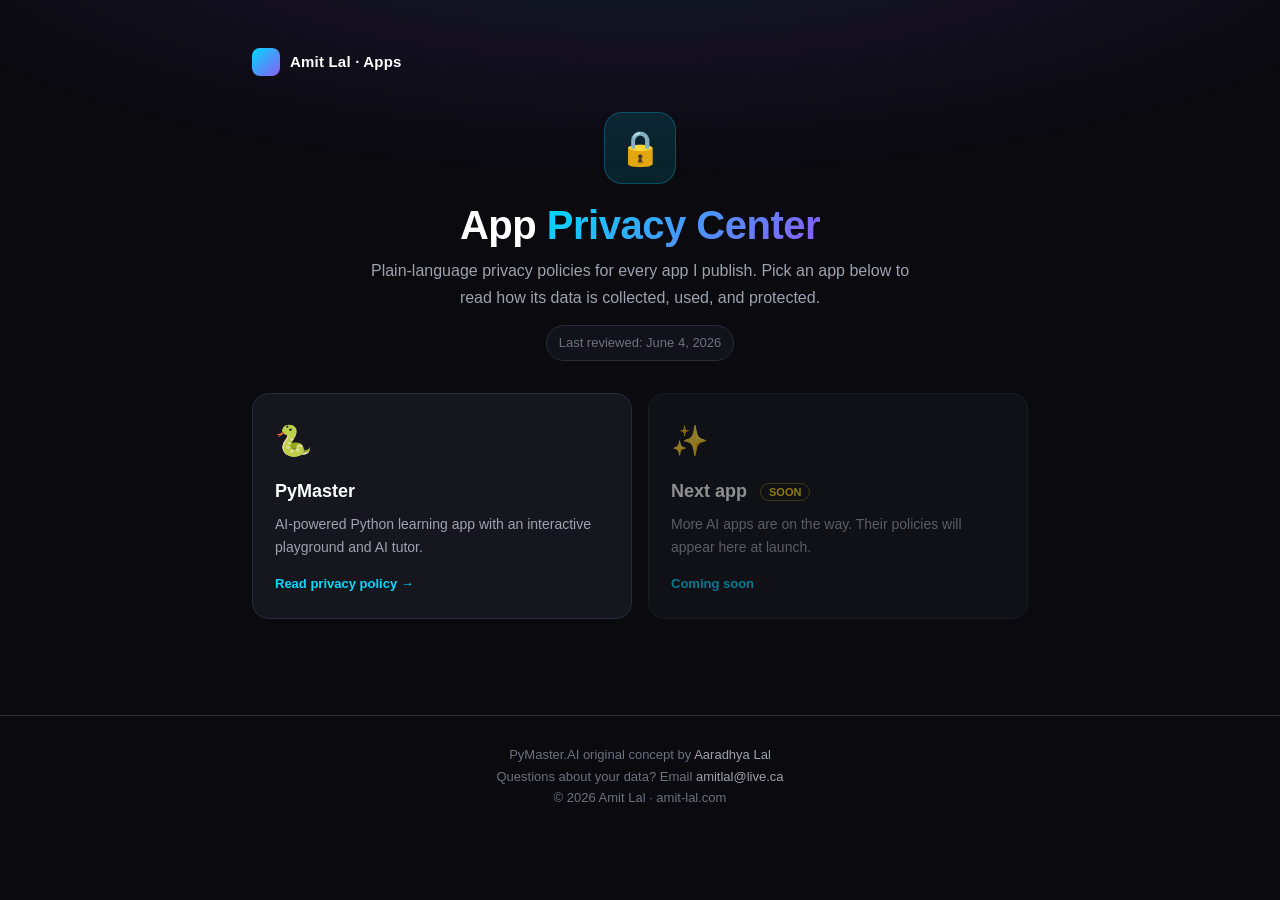
<file: index.html>
<!doctype html>
<html lang="en">
  <head>
    <meta charset="utf-8" />
    <meta name="viewport" content="width=device-width, initial-scale=1" />
    <title>App Privacy Center · Amit Lal</title>
    <meta
      name="description"
      content="Privacy policies for apps published by Amit Lal, including PyMaster — the AI-powered Python learning app."
    />
    <meta name="robots" content="index, follow" />
    <link rel="canonical" href="https://privacy.amit-lal.com/" />
    <link rel="stylesheet" href="/assets/style.css" />
    <link
      rel="icon"
      href="data:image/svg+xml,<svg xmlns='http://www.w3.org/2000/svg' viewBox='0 0 100 100'><defs><linearGradient id='g' x1='0' y1='0' x2='1' y2='1'><stop offset='0' stop-color='%2300d9ff'/><stop offset='1' stop-color='%238b5cf6'/></linearGradient></defs><rect width='100' height='100' rx='24' fill='url(%23g)'/></svg>"
    />
    <meta property="og:title" content="App Privacy Center · Amit Lal" />
    <meta
      property="og:description"
      content="Privacy policies for PyMaster and other apps by Amit Lal."
    />
    <meta property="og:type" content="website" />
  </head>
  <body>
    <main class="wrap">
      <span class="brand"><span class="dot"></span> Amit Lal · Apps</span>

      <div class="hero">
        <div class="icon">🔒</div>
        <h1>App <span class="gradient-text">Privacy Center</span></h1>
        <p class="subtitle">
          Plain-language privacy policies for every app I publish. Pick an app
          below to read how its data is collected, used, and protected.
        </p>
        <span class="updated">Last reviewed: June 4, 2026</span>
      </div>

      <div class="grid">
        <!-- PyMaster (live) -->
        <a class="app-card" href="/pymaster/">
          <div class="emoji">🐍</div>
          <h3>PyMaster</h3>
          <p>AI-powered Python learning app with an interactive playground and AI tutor.</p>
          <span class="go">Read privacy policy →</span>
        </a>

        <!-- Future apps: copy a card, set the folder, remove the "soon" class -->
        <div class="app-card soon">
          <div class="emoji">✨</div>
          <h3>Next app <span class="badge-soon">SOON</span></h3>
          <p>More AI apps are on the way. Their policies will appear here at launch.</p>
          <span class="go">Coming soon</span>
        </div>
      </div>
    </main>

    <footer>
      PyMaster.AI original concept by
      <a href="/pymaster/credits/">Aaradhya Lal</a><br />
      Questions about your data? Email
      <!--email_off--><a href="mailto:amitlal@live.ca">amitlal@live.ca</a><!--/email_off--><br />
      © <span id="y">2026</span> Amit Lal · amit-lal.com
    </footer>
    <script>
      document.getElementById("y").textContent = new Date().getFullYear();
    </script>
  </body>
</html>
</file>
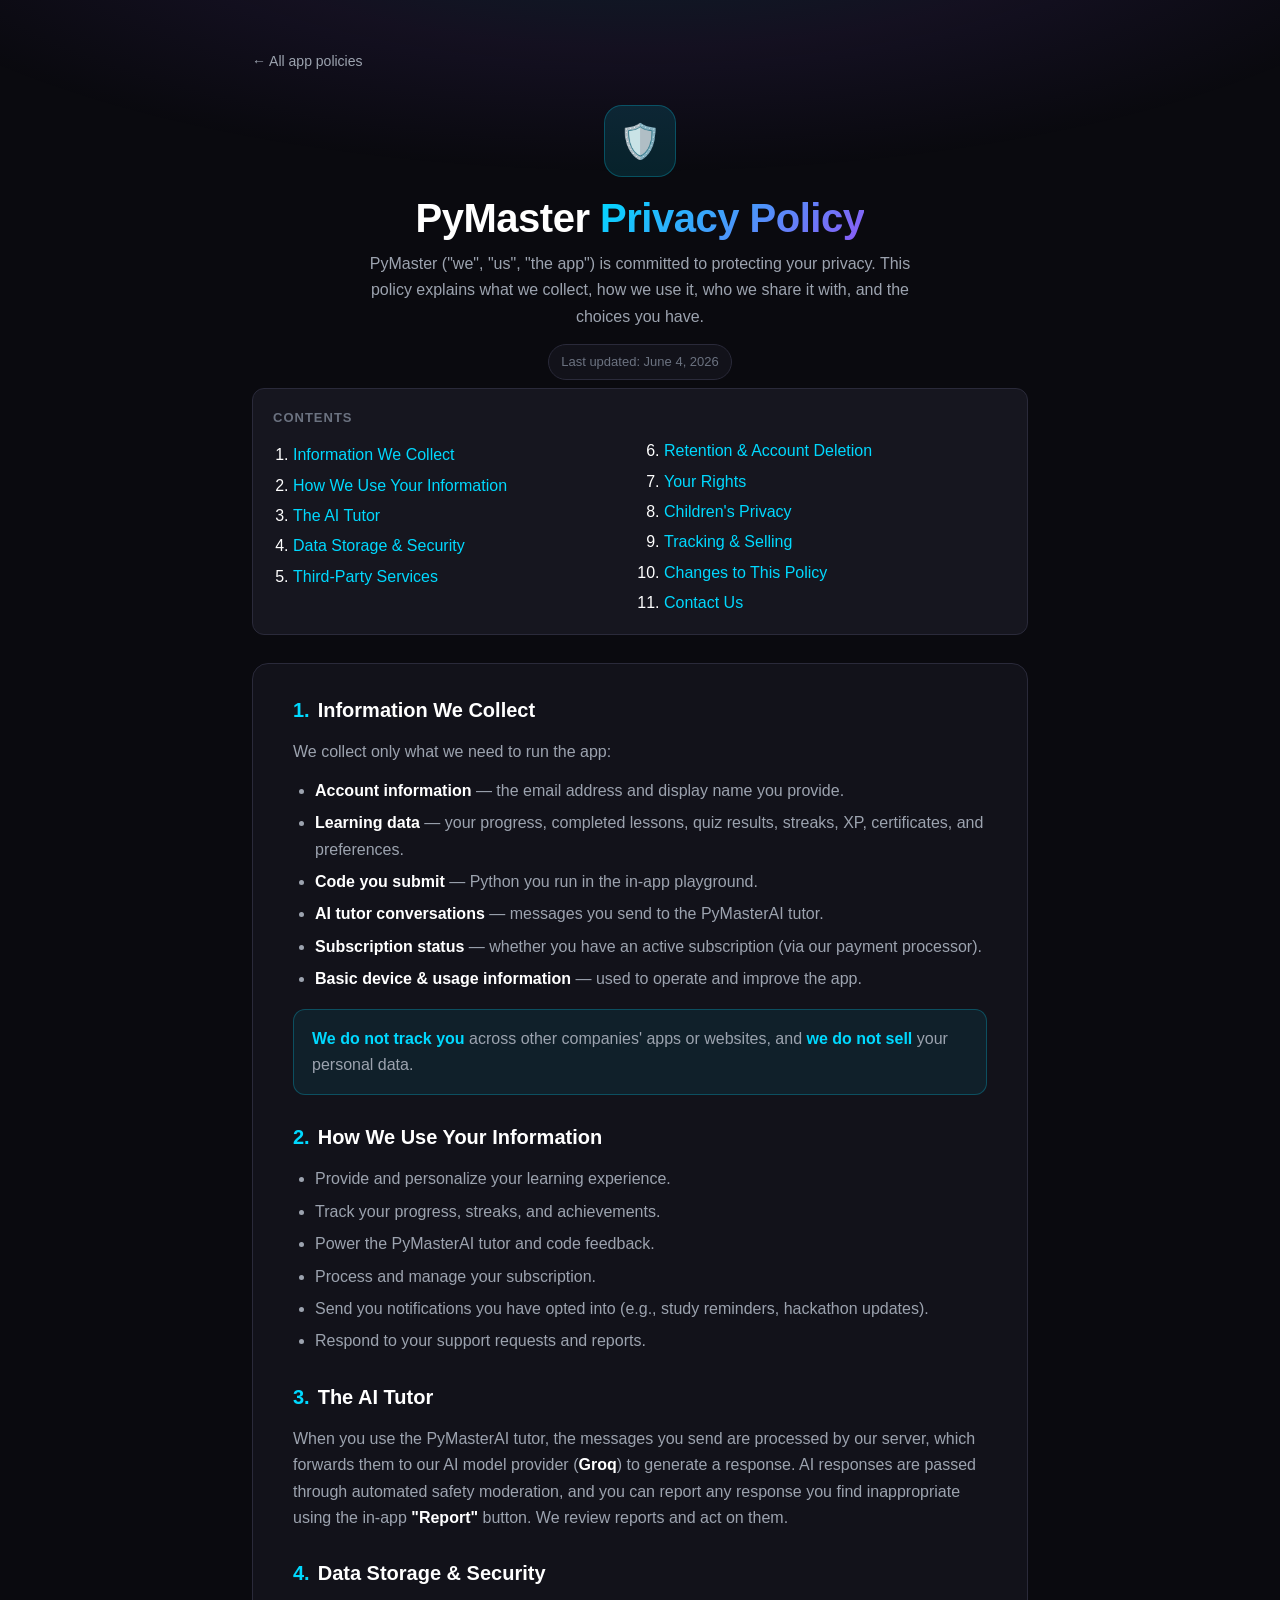
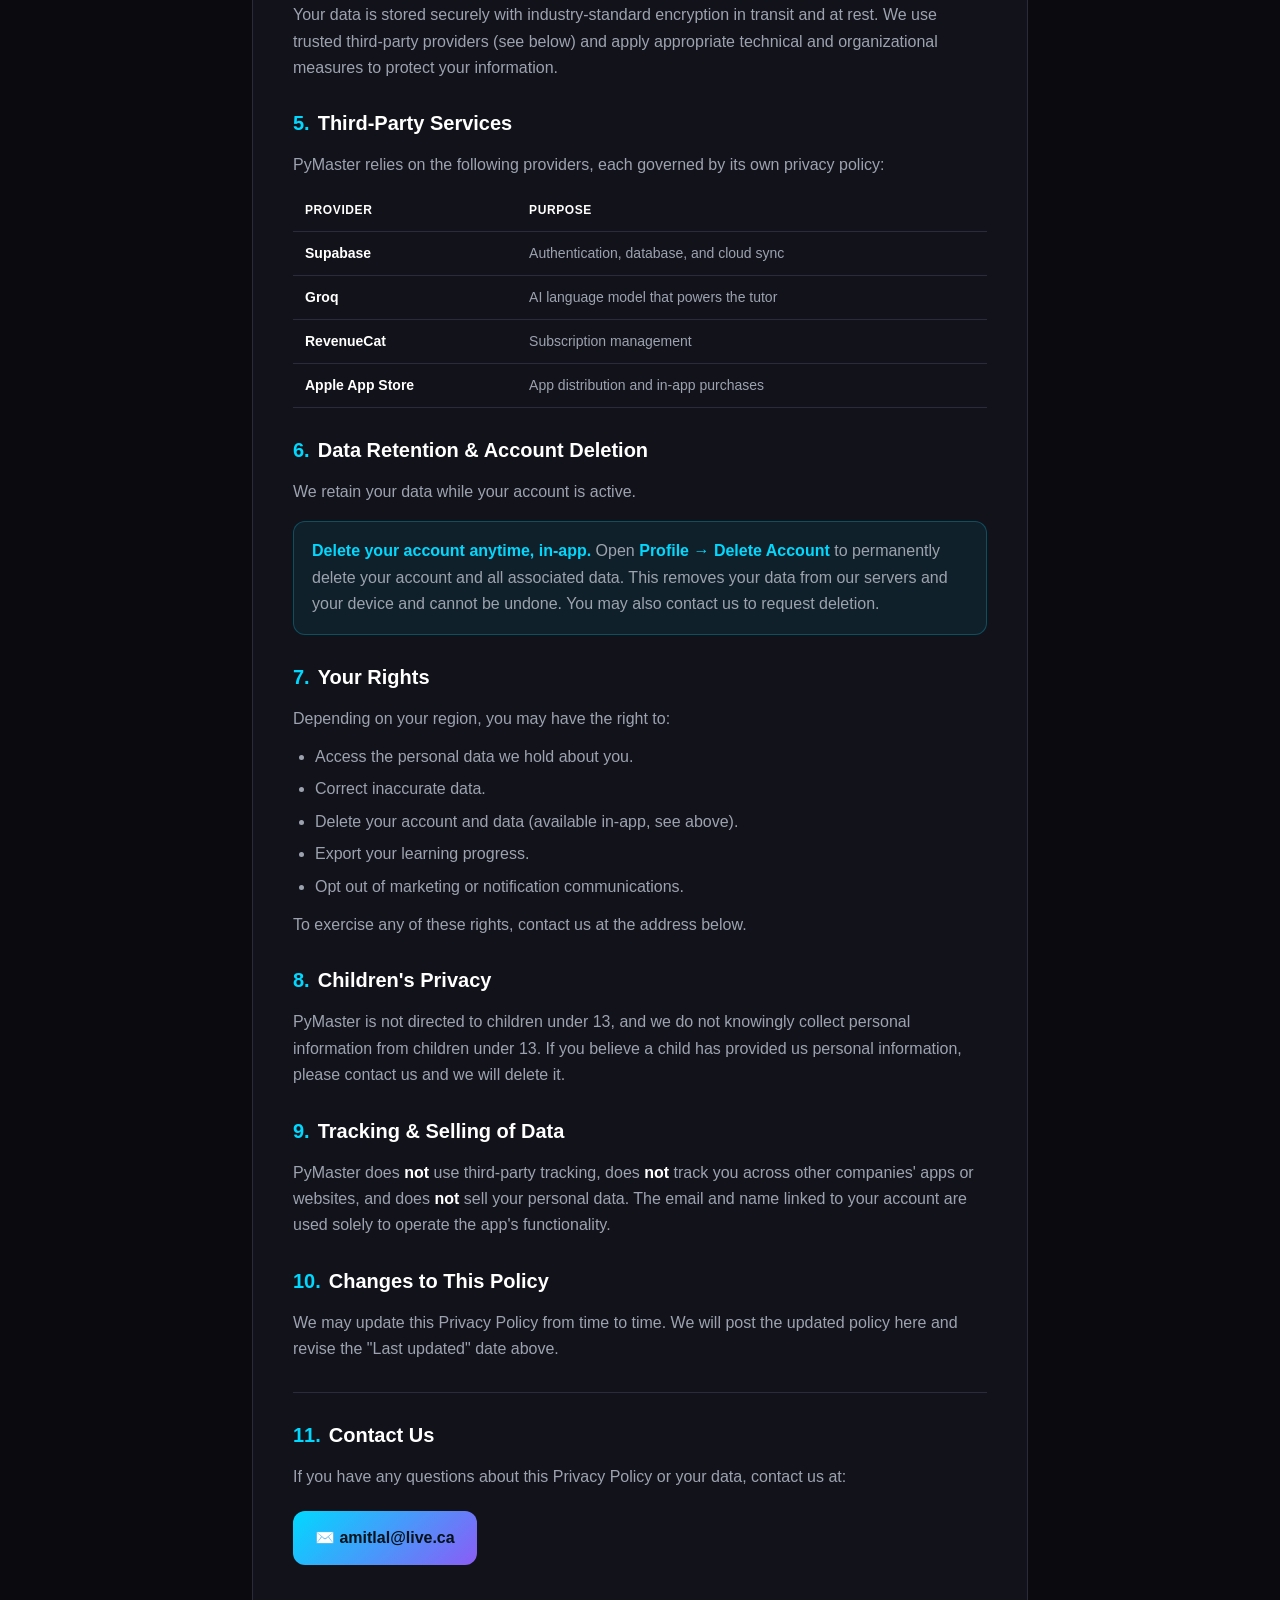
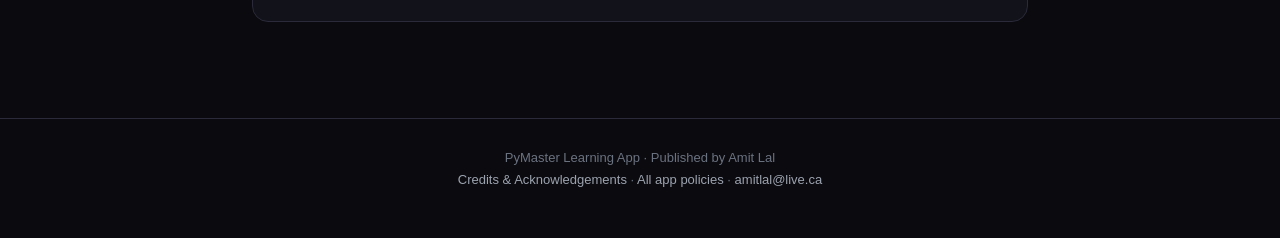
<file: pymaster/index.html>
<!doctype html>
<html lang="en">
  <head>
    <meta charset="utf-8" />
    <meta name="viewport" content="width=device-width, initial-scale=1" />
    <title>PyMaster Privacy Policy</title>
    <meta
      name="description"
      content="Privacy Policy for the PyMaster Learning App — what data we collect, how we use it, the AI tutor, third-party services, and how to delete your account."
    />
    <meta name="robots" content="index, follow" />
    <link rel="canonical" href="https://privacy.amit-lal.com/pymaster/" />
    <link rel="stylesheet" href="/assets/style.css" />
    <link
      rel="icon"
      href="data:image/svg+xml,<svg xmlns='http://www.w3.org/2000/svg' viewBox='0 0 100 100'><defs><linearGradient id='g' x1='0' y1='0' x2='1' y2='1'><stop offset='0' stop-color='%2300d9ff'/><stop offset='1' stop-color='%238b5cf6'/></linearGradient></defs><rect width='100' height='100' rx='24' fill='url(%23g)'/></svg>"
    />
    <meta property="og:title" content="PyMaster Privacy Policy" />
    <meta
      property="og:description"
      content="How the PyMaster Learning App collects, uses, and protects your data."
    />
    <meta property="og:type" content="website" />
  </head>
  <body>
    <main class="wrap">
      <a class="backlink" href="/">← All app policies</a>

      <div class="hero">
        <div class="icon">🛡️</div>
        <h1>PyMaster <span class="gradient-text">Privacy Policy</span></h1>
        <p class="subtitle">
          PyMaster ("we", "us", "the app") is committed to protecting your
          privacy. This policy explains what we collect, how we use it, who we
          share it with, and the choices you have.
        </p>
        <span class="updated">Last updated: June 4, 2026</span>
      </div>

      <nav class="toc" aria-label="Table of contents">
        <h4>Contents</h4>
        <ol>
          <li><a href="#collect">Information We Collect</a></li>
          <li><a href="#use">How We Use Your Information</a></li>
          <li><a href="#ai">The AI Tutor</a></li>
          <li><a href="#security">Data Storage &amp; Security</a></li>
          <li><a href="#third-parties">Third-Party Services</a></li>
          <li><a href="#retention">Retention &amp; Account Deletion</a></li>
          <li><a href="#rights">Your Rights</a></li>
          <li><a href="#children">Children's Privacy</a></li>
          <li><a href="#tracking">Tracking &amp; Selling</a></li>
          <li><a href="#changes">Changes to This Policy</a></li>
          <li><a href="#contact">Contact Us</a></li>
        </ol>
      </nav>

      <article class="doc">
        <section id="collect">
          <h2><span class="num">1.</span>Information We Collect</h2>
          <p>We collect only what we need to run the app:</p>
          <ul>
            <li><strong>Account information</strong> — the email address and display name you provide.</li>
            <li><strong>Learning data</strong> — your progress, completed lessons, quiz results, streaks, XP, certificates, and preferences.</li>
            <li><strong>Code you submit</strong> — Python you run in the in-app playground.</li>
            <li><strong>AI tutor conversations</strong> — messages you send to the PyMasterAI tutor.</li>
            <li><strong>Subscription status</strong> — whether you have an active subscription (via our payment processor).</li>
            <li><strong>Basic device &amp; usage information</strong> — used to operate and improve the app.</li>
          </ul>
          <div class="callout">
            <strong>We do not track you</strong> across other companies' apps or
            websites, and <strong>we do not sell</strong> your personal data.
          </div>
        </section>

        <section id="use">
          <h2><span class="num">2.</span>How We Use Your Information</h2>
          <ul>
            <li>Provide and personalize your learning experience.</li>
            <li>Track your progress, streaks, and achievements.</li>
            <li>Power the PyMasterAI tutor and code feedback.</li>
            <li>Process and manage your subscription.</li>
            <li>Send you notifications you have opted into (e.g., study reminders, hackathon updates).</li>
            <li>Respond to your support requests and reports.</li>
          </ul>
        </section>

        <section id="ai">
          <h2><span class="num">3.</span>The AI Tutor</h2>
          <p>
            When you use the PyMasterAI tutor, the messages you send are
            processed by our server, which forwards them to our AI model
            provider (<strong>Groq</strong>) to generate a response. AI responses
            are passed through automated safety moderation, and you can report
            any response you find inappropriate using the in-app
            <strong>"Report"</strong> button. We review reports and act on them.
          </p>
        </section>

        <section id="security">
          <h2><span class="num">4.</span>Data Storage &amp; Security</h2>
          <p>
            Your data is stored securely with industry-standard encryption in
            transit and at rest. We use trusted third-party providers (see
            below) and apply appropriate technical and organizational measures to
            protect your information.
          </p>
        </section>

        <section id="third-parties">
          <h2><span class="num">5.</span>Third-Party Services</h2>
          <p>
            PyMaster relies on the following providers, each governed by its own
            privacy policy:
          </p>
          <table class="table">
            <thead>
              <tr>
                <th>Provider</th>
                <th>Purpose</th>
              </tr>
            </thead>
            <tbody>
              <tr>
                <td><strong>Supabase</strong></td>
                <td>Authentication, database, and cloud sync</td>
              </tr>
              <tr>
                <td><strong>Groq</strong></td>
                <td>AI language model that powers the tutor</td>
              </tr>
              <tr>
                <td><strong>RevenueCat</strong></td>
                <td>Subscription management</td>
              </tr>
              <tr>
                <td><strong>Apple App Store</strong></td>
                <td>App distribution and in-app purchases</td>
              </tr>
            </tbody>
          </table>
        </section>

        <section id="retention">
          <h2><span class="num">6.</span>Data Retention &amp; Account Deletion</h2>
          <p>We retain your data while your account is active.</p>
          <div class="callout">
            <strong>Delete your account anytime, in-app.</strong> Open
            <strong>Profile → Delete Account</strong> to permanently delete your
            account and all associated data. This removes your data from our
            servers and your device and cannot be undone. You may also contact us
            to request deletion.
          </div>
        </section>

        <section id="rights">
          <h2><span class="num">7.</span>Your Rights</h2>
          <p>Depending on your region, you may have the right to:</p>
          <ul>
            <li>Access the personal data we hold about you.</li>
            <li>Correct inaccurate data.</li>
            <li>Delete your account and data (available in-app, see above).</li>
            <li>Export your learning progress.</li>
            <li>Opt out of marketing or notification communications.</li>
          </ul>
          <p>To exercise any of these rights, contact us at the address below.</p>
        </section>

        <section id="children">
          <h2><span class="num">8.</span>Children's Privacy</h2>
          <p>
            PyMaster is not directed to children under 13, and we do not
            knowingly collect personal information from children under 13. If you
            believe a child has provided us personal information, please contact
            us and we will delete it.
          </p>
        </section>

        <section id="tracking">
          <h2><span class="num">9.</span>Tracking &amp; Selling of Data</h2>
          <p>
            PyMaster does <strong>not</strong> use third-party tracking, does
            <strong>not</strong> track you across other companies' apps or
            websites, and does <strong>not</strong> sell your personal data. The
            email and name linked to your account are used solely to operate the
            app's functionality.
          </p>
        </section>

        <section id="changes">
          <h2><span class="num">10.</span>Changes to This Policy</h2>
          <p>
            We may update this Privacy Policy from time to time. We will post the
            updated policy here and revise the "Last updated" date above.
          </p>
        </section>

        <section id="contact" class="contact">
          <h2><span class="num">11.</span>Contact Us</h2>
          <p>
            If you have any questions about this Privacy Policy or your data,
            contact us at:
          </p>
          <!--email_off--><a class="btn" href="mailto:amitlal@live.ca?subject=Privacy%20Policy%20Inquiry">
            ✉️ amitlal@live.ca
          </a><!--/email_off-->
        </section>
      </article>
    </main>

    <footer>
      PyMaster Learning App · Published by Amit Lal<br />
      <a href="/pymaster/credits/">Credits &amp; Acknowledgements</a> ·
      <a href="/">All app policies</a> ·
      <!--email_off--><a href="mailto:amitlal@live.ca">amitlal@live.ca</a><!--/email_off-->
    </footer>
  </body>
</html>
</file>
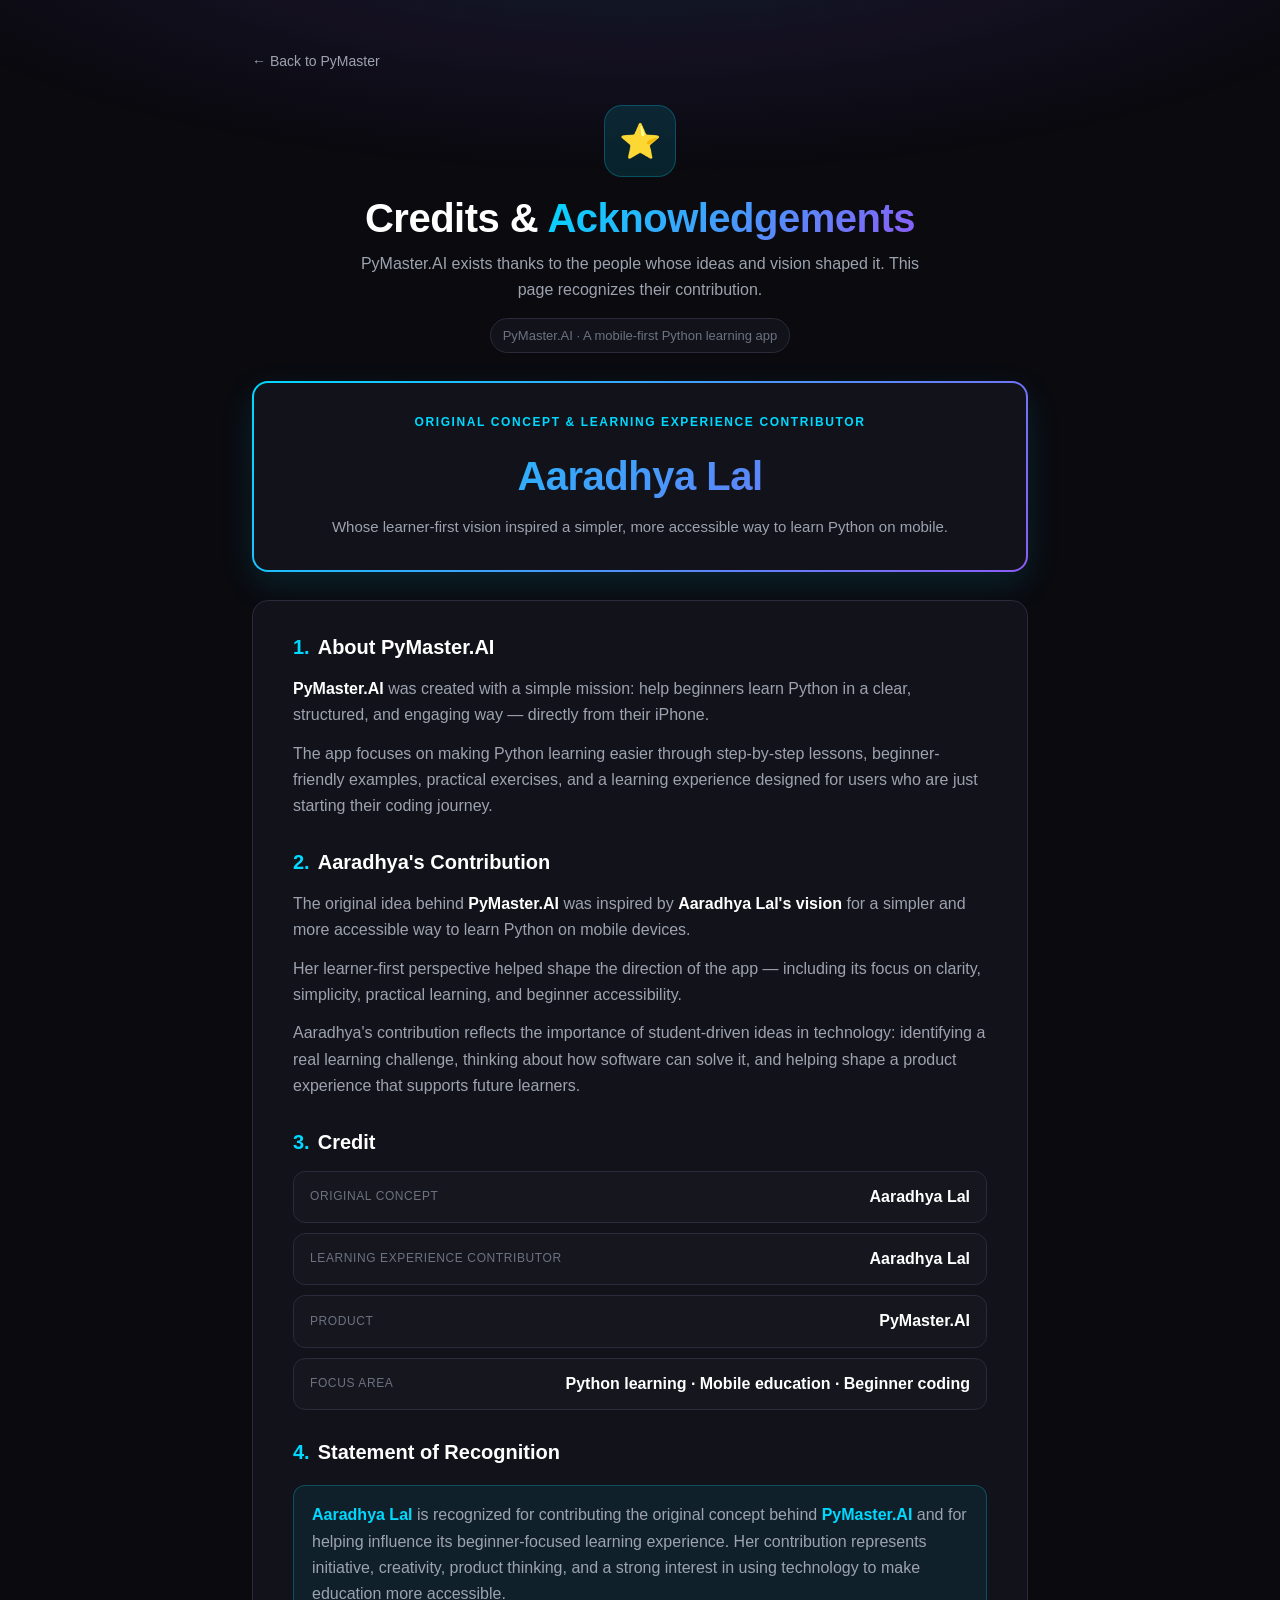
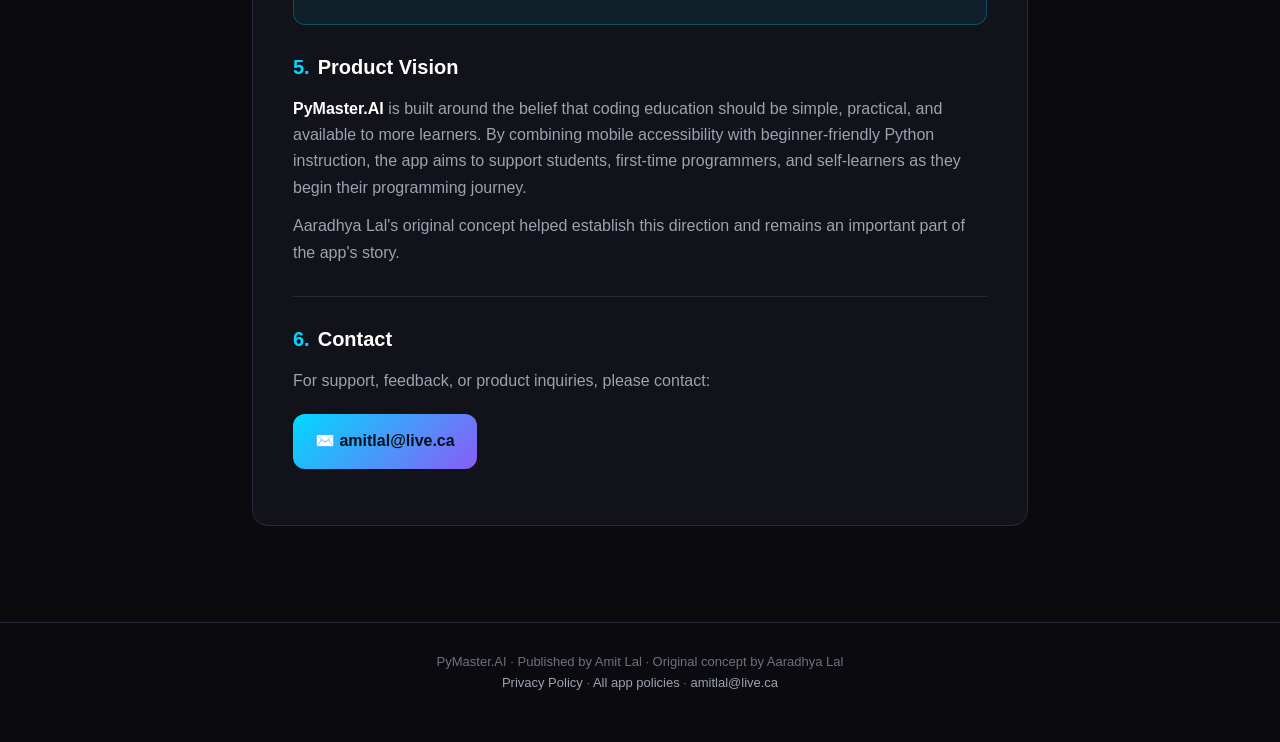
<file: pymaster/credits/index.html>
<!doctype html>
<html lang="en">
  <head>
    <meta charset="utf-8" />
    <meta name="viewport" content="width=device-width, initial-scale=1" />
    <title>Credits & Acknowledgements · PyMaster.AI</title>
    <meta
      name="description"
      content="Credits and acknowledgements for PyMaster.AI. Aaradhya Lal is recognized as the Original Concept and Learning Experience Contributor."
    />
    <meta name="robots" content="index, follow" />
    <link rel="canonical" href="https://privacy.amit-lal.com/pymaster/credits/" />
    <link rel="stylesheet" href="/assets/style.css" />
    <link
      rel="icon"
      href="data:image/svg+xml,<svg xmlns='http://www.w3.org/2000/svg' viewBox='0 0 100 100'><defs><linearGradient id='g' x1='0' y1='0' x2='1' y2='1'><stop offset='0' stop-color='%2300d9ff'/><stop offset='1' stop-color='%238b5cf6'/></linearGradient></defs><rect width='100' height='100' rx='24' fill='url(%23g)'/></svg>"
    />
    <meta property="og:title" content="Credits & Acknowledgements · PyMaster.AI" />
    <meta
      property="og:description"
      content="Aaradhya Lal — Original Concept and Learning Experience Contributor for PyMaster.AI."
    />
    <meta property="og:type" content="website" />
  </head>
  <body>
    <main class="wrap">
      <a class="backlink" href="/pymaster/">← Back to PyMaster</a>

      <div class="hero">
        <div class="icon">⭐</div>
        <h1>Credits &amp; <span class="gradient-text">Acknowledgements</span></h1>
        <p class="subtitle">
          PyMaster.AI exists thanks to the people whose ideas and vision shaped
          it. This page recognizes their contribution.
        </p>
        <span class="updated">PyMaster.AI · A mobile-first Python learning app</span>
      </div>

      <!-- Feature credit -->
      <div class="credit-feature">
        <div class="inner">
          <div class="role">Original Concept &amp; Learning Experience Contributor</div>
          <div class="name gradient-text">Aaradhya Lal</div>
          <p class="who">
            Whose learner-first vision inspired a simpler, more accessible way to
            learn Python on mobile.
          </p>
        </div>
      </div>

      <article class="doc">
        <section>
          <h2><span class="num">1.</span>About PyMaster.AI</h2>
          <p>
            <strong>PyMaster.AI</strong> was created with a simple mission: help
            beginners learn Python in a clear, structured, and engaging way —
            directly from their iPhone.
          </p>
          <p>
            The app focuses on making Python learning easier through step-by-step
            lessons, beginner-friendly examples, practical exercises, and a
            learning experience designed for users who are just starting their
            coding journey.
          </p>
        </section>

        <section>
          <h2><span class="num">2.</span>Aaradhya's Contribution</h2>
          <p>
            The original idea behind <strong>PyMaster.AI</strong> was inspired by
            <strong>Aaradhya Lal's vision</strong> for a simpler and more
            accessible way to learn Python on mobile devices.
          </p>
          <p>
            Her learner-first perspective helped shape the direction of the app —
            including its focus on clarity, simplicity, practical learning, and
            beginner accessibility.
          </p>
          <p>
            Aaradhya's contribution reflects the importance of student-driven
            ideas in technology: identifying a real learning challenge, thinking
            about how software can solve it, and helping shape a product
            experience that supports future learners.
          </p>
        </section>

        <section>
          <h2><span class="num">3.</span>Credit</h2>
          <div class="credit-meta">
            <div class="row"><span class="k">Original Concept</span><span class="v">Aaradhya Lal</span></div>
            <div class="row"><span class="k">Learning Experience Contributor</span><span class="v">Aaradhya Lal</span></div>
            <div class="row"><span class="k">Product</span><span class="v">PyMaster.AI</span></div>
            <div class="row"><span class="k">Focus Area</span><span class="v">Python learning · Mobile education · Beginner coding</span></div>
          </div>
        </section>

        <section>
          <h2><span class="num">4.</span>Statement of Recognition</h2>
          <div class="callout">
            <strong>Aaradhya Lal</strong> is recognized for contributing the
            original concept behind <strong>PyMaster.AI</strong> and for helping
            influence its beginner-focused learning experience. Her contribution
            represents initiative, creativity, product thinking, and a strong
            interest in using technology to make education more accessible.
          </div>
        </section>

        <section>
          <h2><span class="num">5.</span>Product Vision</h2>
          <p>
            <strong>PyMaster.AI</strong> is built around the belief that coding
            education should be simple, practical, and available to more learners.
            By combining mobile accessibility with beginner-friendly Python
            instruction, the app aims to support students, first-time programmers,
            and self-learners as they begin their programming journey.
          </p>
          <p>
            Aaradhya Lal's original concept helped establish this direction and
            remains an important part of the app's story.
          </p>
        </section>

        <section class="contact">
          <h2><span class="num">6.</span>Contact</h2>
          <p>For support, feedback, or product inquiries, please contact:</p>
          <!--email_off--><a class="btn" href="mailto:amitlal@live.ca?subject=PyMaster.AI%20Inquiry">
            ✉️ amitlal@live.ca
          </a><!--/email_off-->
        </section>
      </article>
    </main>

    <footer>
      PyMaster.AI · Published by Amit Lal · Original concept by Aaradhya Lal<br />
      <a href="/pymaster/">Privacy Policy</a> ·
      <a href="/">All app policies</a> ·
      <!--email_off--><a href="mailto:amitlal@live.ca">amitlal@live.ca</a><!--/email_off-->
    </footer>
  </body>
</html>
</file>
<file: assets/style.css>
/* ==========================================================================
   Amit Lal · App Privacy Hub — shared stylesheet
   Dark theme matching the PyMaster app branding (constants/colors.ts)
   ========================================================================== */

:root {
  --bg: #0a0a0f;
  --surface: #12121a;
  --surface-light: #1a1a24;
  --card: #16161f;
  --border: #2a2a3a;
  --text: #ffffff;
  --text-secondary: #9ca3af;
  --text-muted: #6b7280;
  --cyan: #00d9ff;
  --purple: #8b5cf6;
  --purple-light: #a78bfa;
  --success: #10b981;
  --gold: #ffd700;
  --gradient: linear-gradient(135deg, #00d9ff 0%, #8b5cf6 100%);
  --radius: 16px;
  --radius-sm: 12px;
  --maxw: 820px;
  --font: -apple-system, BlinkMacSystemFont, "Segoe UI", Roboto, Helvetica,
    Arial, "Apple Color Emoji", "Segoe UI Emoji", sans-serif;
}

* {
  box-sizing: border-box;
}

html {
  -webkit-text-size-adjust: 100%;
  scroll-behavior: smooth;
}

body {
  margin: 0;
  background: var(--bg);
  color: var(--text);
  font-family: var(--font);
  line-height: 1.65;
  font-size: 16px;
  -webkit-font-smoothing: antialiased;
  text-rendering: optimizeLegibility;
}

/* Subtle gradient glow at the top of the page */
body::before {
  content: "";
  position: fixed;
  inset: 0 0 auto 0;
  height: 420px;
  background: radial-gradient(
    1200px 420px at 50% -120px,
    rgba(0, 217, 255, 0.12),
    rgba(139, 92, 246, 0.08) 40%,
    transparent 70%
  );
  pointer-events: none;
  z-index: 0;
}

a {
  color: var(--cyan);
  text-decoration: none;
}

a:hover {
  text-decoration: underline;
}

.wrap {
  position: relative;
  z-index: 1;
  max-width: var(--maxw);
  margin: 0 auto;
  padding: 48px 22px 72px;
}

/* ---------- Brand / header ---------- */
.brand {
  display: inline-flex;
  align-items: center;
  gap: 10px;
  font-weight: 700;
  letter-spacing: 0.2px;
  color: var(--text);
  font-size: 15px;
}

.brand .dot {
  width: 28px;
  height: 28px;
  border-radius: 8px;
  background: var(--gradient);
  display: inline-block;
}

.hero {
  text-align: center;
  margin: 28px 0 8px;
}

.hero .icon {
  width: 72px;
  height: 72px;
  border-radius: 18px;
  margin: 0 auto 18px;
  display: flex;
  align-items: center;
  justify-content: center;
  background: rgba(0, 217, 255, 0.12);
  border: 1px solid rgba(0, 217, 255, 0.25);
  font-size: 34px;
}

h1 {
  font-size: clamp(28px, 5vw, 40px);
  line-height: 1.15;
  margin: 0 0 10px;
  letter-spacing: -0.5px;
}

.gradient-text {
  background: var(--gradient);
  -webkit-background-clip: text;
  background-clip: text;
  -webkit-text-fill-color: transparent;
  color: transparent;
}

.subtitle {
  color: var(--text-secondary);
  font-size: 16px;
  margin: 0 auto;
  max-width: 560px;
}

.updated {
  display: inline-block;
  margin-top: 14px;
  font-size: 13px;
  color: var(--text-muted);
  background: var(--surface);
  border: 1px solid var(--border);
  padding: 6px 12px;
  border-radius: 999px;
}

/* ---------- Cards (app hub) ---------- */
.grid {
  display: grid;
  grid-template-columns: repeat(auto-fill, minmax(260px, 1fr));
  gap: 16px;
  margin-top: 32px;
}

.app-card {
  display: block;
  background: var(--card);
  border: 1px solid var(--border);
  border-radius: var(--radius);
  padding: 22px;
  transition: transform 0.15s ease, border-color 0.15s ease,
    box-shadow 0.15s ease;
  color: var(--text);
}

.app-card:hover {
  text-decoration: none;
  transform: translateY(-3px);
  border-color: rgba(0, 217, 255, 0.45);
  box-shadow: 0 12px 30px rgba(0, 0, 0, 0.45);
}

.app-card .emoji {
  font-size: 30px;
}

.app-card h3 {
  margin: 12px 0 6px;
  font-size: 18px;
}

.app-card p {
  margin: 0;
  color: var(--text-secondary);
  font-size: 14px;
}

.app-card .go {
  margin-top: 14px;
  display: inline-block;
  font-size: 13px;
  font-weight: 600;
  color: var(--cyan);
}

.app-card.soon {
  opacity: 0.55;
  pointer-events: none;
}

.badge-soon {
  font-size: 11px;
  font-weight: 700;
  color: var(--gold);
  border: 1px solid rgba(255, 215, 0, 0.4);
  border-radius: 999px;
  padding: 2px 8px;
  margin-left: 8px;
  vertical-align: middle;
}

/* ---------- Policy document ---------- */
.doc {
  background: var(--surface);
  border: 1px solid var(--border);
  border-radius: var(--radius);
  padding: 30px clamp(20px, 4vw, 40px);
  margin-top: 28px;
}

.doc section {
  margin-bottom: 26px;
}

.doc h2 {
  font-size: 20px;
  margin: 0 0 12px;
  color: var(--text);
}

.doc h2 .num {
  color: var(--cyan);
  font-weight: 700;
  margin-right: 8px;
}

.doc p {
  color: var(--text-secondary);
  margin: 0 0 12px;
}

.doc ul {
  margin: 8px 0 12px;
  padding-left: 22px;
  color: var(--text-secondary);
}

.doc li {
  margin: 6px 0;
}

.doc strong {
  color: var(--text);
}

.callout {
  background: rgba(0, 217, 255, 0.07);
  border: 1px solid rgba(0, 217, 255, 0.25);
  border-radius: var(--radius-sm);
  padding: 16px 18px;
  margin: 16px 0;
  color: var(--text-secondary);
}

.callout strong {
  color: var(--cyan);
}

/* Table of contents */
.toc {
  background: var(--card);
  border: 1px solid var(--border);
  border-radius: var(--radius-sm);
  padding: 18px 20px;
  margin-bottom: 26px;
}

.toc h4 {
  margin: 0 0 10px;
  font-size: 13px;
  text-transform: uppercase;
  letter-spacing: 1px;
  color: var(--text-muted);
}

.toc ol {
  margin: 0;
  padding-left: 20px;
  columns: 2;
  column-gap: 28px;
}

.toc li {
  margin: 4px 0;
}

/* Contact button */
.contact {
  margin-top: 30px;
  padding-top: 26px;
  border-top: 1px solid var(--border);
}

.btn {
  display: inline-flex;
  align-items: center;
  gap: 10px;
  background: var(--gradient);
  color: #05121a;
  font-weight: 700;
  padding: 14px 22px;
  border-radius: var(--radius-sm);
  margin-top: 8px;
}

.btn:hover {
  text-decoration: none;
  filter: brightness(1.05);
}

/* ---------- Credits page ---------- */
.credit-feature {
  border-radius: var(--radius);
  padding: 2px;
  background: var(--gradient);
  margin: 28px 0 10px;
  box-shadow: 0 12px 34px rgba(0, 217, 255, 0.12);
}

.credit-feature .inner {
  background: var(--surface);
  border-radius: calc(var(--radius) - 2px);
  padding: 30px clamp(20px, 4vw, 38px);
  text-align: center;
}

.credit-feature .role {
  font-size: 12px;
  text-transform: uppercase;
  letter-spacing: 1.6px;
  color: var(--cyan);
  font-weight: 700;
}

.credit-feature .name {
  font-size: clamp(28px, 6vw, 40px);
  font-weight: 800;
  margin: 10px 0 6px;
  letter-spacing: -0.5px;
}

.credit-feature .who {
  color: var(--text-secondary);
  margin: 0;
  font-size: 15px;
}

.credit-meta {
  display: grid;
  gap: 10px;
  margin: 6px 0 4px;
}

.credit-meta .row {
  display: flex;
  justify-content: space-between;
  align-items: center;
  gap: 16px;
  padding: 12px 16px;
  background: var(--card);
  border: 1px solid var(--border);
  border-radius: var(--radius-sm);
}

.credit-meta .k {
  color: var(--text-muted);
  font-size: 12px;
  text-transform: uppercase;
  letter-spacing: 0.6px;
}

.credit-meta .v {
  color: var(--text);
  font-weight: 600;
  text-align: right;
}

/* Service / data tables */
.table {
  width: 100%;
  border-collapse: collapse;
  margin: 10px 0 4px;
  font-size: 14px;
}

.table th,
.table td {
  text-align: left;
  padding: 10px 12px;
  border-bottom: 1px solid var(--border);
  color: var(--text-secondary);
  vertical-align: top;
}

.table th {
  color: var(--text);
  font-size: 12px;
  text-transform: uppercase;
  letter-spacing: 0.6px;
}

/* ---------- Footer / nav ---------- */
.backlink {
  display: inline-flex;
  align-items: center;
  gap: 6px;
  font-size: 14px;
  color: var(--text-secondary);
  margin-bottom: 4px;
}

footer {
  position: relative;
  z-index: 1;
  text-align: center;
  color: var(--text-muted);
  font-size: 13px;
  padding: 28px 20px 48px;
  border-top: 1px solid var(--border);
  margin-top: 24px;
}

footer a {
  color: var(--text-secondary);
}

/* ---------- Responsive ---------- */
@media (max-width: 560px) {
  .toc ol {
    columns: 1;
  }
}

/* ---------- Print (App reviewers / PDF export) ---------- */
@media print {
  body {
    background: #fff;
    color: #111;
  }
  body::before {
    display: none;
  }
  .doc,
  .toc,
  .callout {
    border-color: #ddd;
    background: #fff;
  }
  .doc p,
  .doc ul,
  .doc li,
  .table td {
    color: #333;
  }
  a {
    color: #0a58ca;
  }
}
</file>
